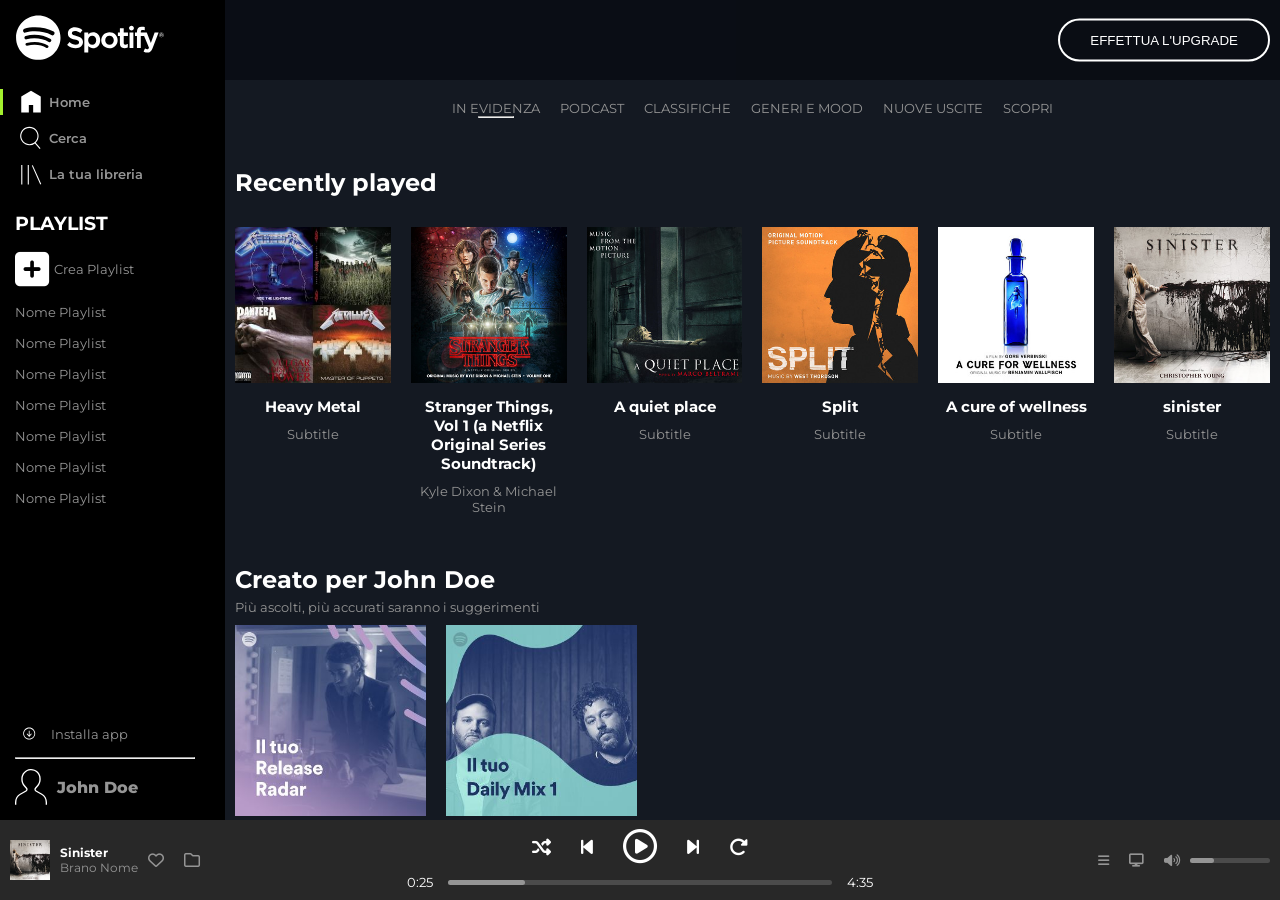
<file: index.html>
<!DOCTYPE html>
<html lang="en">
<head>
    <meta charset="UTF-8">
    <meta name="viewport" content="width=device-width, initial-scale=1.0">
    <link rel="preconnect" href="https://fonts.googleapis.com">
    <link rel="preconnect" href="https://fonts.gstatic.com" crossorigin>
    <link href="https://fonts.googleapis.com/css2?family=Montserrat:ital,wght@0,100..900;1,100..900&display=swap" rel="stylesheet">
    <link rel="stylesheet" href="https://cdnjs.cloudflare.com/ajax/libs/font-awesome/6.7.2/css/all.min.css" integrity="sha512-Evv84Mr4kqVGRNSgIGL/F/aIDqQb7xQ2vcrdIwxfjThSH8CSR7PBEakCr51Ck+w+/U6swU2Im1vVX0SVk9ABhg==" crossorigin="anonymous" referrerpolicy="no-referrer" />
    <link rel="stylesheet" href="./css/style.css">
    <title>Document</title>
</head>
<body>
    
    <main>

        <div id="side-bar">
            <div>
                <div class="logo">
                    <img src="./img/logo.svg" alt="">
                </div>
                <div class="hidden-logo">
                    <img src="./img/logo-small.svg" alt="">
                </div>
                <div class="navigation">
                    <div class="navigation-pos navigation-select">
                        <img src="./img/home.svg" alt=""><span>Home</span>
                    </div>
                    <div class="navigation-pos navigation-select-hidden">
                        <img src="./img/search.svg" alt=""><span>Cerca</span>
                    </div>
                    <div class="navigation-pos navigation-select-hidden">
                        <img src="./img/libreria.svg" alt=""><span>La tua libreria</span>
                    </div>
                </div>
                <div class="playlist">
                    <h3>PLAYLIST</h3>
                    <ul>
                        <li> <i class="fa-solid fa-square-plus"></i>Crea Playlist</li>
                        <li>Nome Playlist</li>
                        <li>Nome Playlist</li>
                        <li>Nome Playlist</li>
                        <li>Nome Playlist</li>
                        <li>Nome Playlist</li>
                        <li>Nome Playlist</li>
                        <li>Nome Playlist</li>
                    </ul>
                </div>
            </div>
            <div class="side-bar-foot">
                <div class="side-bar-foot-pos"><img src="./img/download.svg" alt=""> <span>Installa app</span> </div>
                <hr>
                <div class="profile"><img src="./img/profile.svg" alt=""> <span>John Doe</span></div>
            </div>
        </div>   

        <div id="content">
            <header>
                <button class="btn-header">EFFETTUA L'UPGRADE</button>
            </header>

            <div class="menu">
                <ul>
                    <li>IN EVIDENZA <hr></li>
                    <li>PODCAST</li>
                    <li>CLASSIFICHE</li>
                    <li>GENERI E MOOD</li>
                    <li>NUOVE USCITE</li>
                    <li>SCOPRI</li>
                </ul>
            </div>
            
            <div class="main-content">
                <h2>Recently played</h2>
            </div>
            
            <div class="row">
                <div class="card">
                    <div class="relative">
                        <img src="./img/metal_lifting.jpg" alt="">
                        <div class="overlay">
                            <i class="fa-regular fa-circle-play"></i>
                        </div>
                    </div>
                    <h3>Heavy Metal</h3>
                    <p>Subtitle</p>
                </div>
                <div class="card">
                    <div class="relative">
                        <img src="./img/stranger.jpeg" alt="">
                        <div class="overlay">
                            <i class="fa-regular fa-circle-play"></i>
                        </div>
                    </div>
                    <h3>Stranger Things, Vol 1 (a Netflix Original Series Soundtrack)</h3>
                    <p>Kyle Dixon & Michael Stein</p>
                </div>
                <div class="card">
                    <div class="relative">
                        <img src="./img/aquietplace.jpeg" alt="">
                        <div class="overlay">
                            <i class="fa-regular fa-circle-play"></i>
                        </div>
                    </div>
                    <h3>A quiet place</h3>
                    <p>Subtitle</p>
                </div>
                <div class="card">
                    <div class="relative">
                        <img src="./img/split.jpeg" alt="">
                        <div class="overlay">
                            <i class="fa-regular fa-circle-play"></i>
                        </div>
                    </div>
                    <h3>Split</h3>
                    <p>Subtitle</p>
                </div>
                <div class="card">
                    <div class="relative">
                        <img src="./img/cure.jpeg" alt="">
                        <div class="overlay">
                            <i class="fa-regular fa-circle-play"></i>
                        </div>
                    </div>
                    <h3>A cure of wellness</h3>
                    <p>Subtitle</p>
                </div>
                <div class="card">
                    <div class="relative">
                        <img src="./img/sinister.jpeg" alt="">
                        <div class="overlay">
                            <i class="fa-regular fa-circle-play"></i>
                        </div>
                    </div>
                    <h3>sinister</h3>
                    <p>Subtitle</p>
                </div>
            </div>

            <!-- sezione suggerimenti -->
            <h2>Creato per John Doe</h2>
            <p class="paragraph">Pi&ugrave; ascolti, pi&ugrave; accurati saranno i suggerimenti</p>
            <div class="created-row">
                <div class="created-card">
                    <div class="relative">
                        <img src="./img/radar.jpeg" alt="">
                        <div class="overlay">
                            <i class="fa-regular fa-circle-play"></i>
                        </div>
                    </div>
                    <h3>Release Radar</h3>
                </div>
                <div class="created-card">
                    <div class="relative">
                        <img src="./img/mixdaily.jpeg" alt="">
                        <div class="overlay">
                            <i class="fa-regular fa-circle-play"></i>
                        </div>
                    </div>
                    <h3>Daily Mix 1</h3>
                </div>
            </div>

            <!-- most listened artist section -->

            <h2>Artisti pi&ugrave; popolari</h2>
            <p class="paragraph">Pi&ugrave; ascolti, pi&ugrave; accurati saranno i suggerimenti</p>
            <div class="most-row">
                <div class="most-card">
                    <img src="./img/youg.jpeg" alt="">
                    <h3>Lana Del Rey</h3>
                </div>
                <div class="most-card">
                    <img src="./img/einaudi.jpeg" alt="">
                    <h3>Ludovico Einaudi</h3>
                </div>
            </div>


        </div>
        
    </main>

    <footer>

        <div class="footer-side-col">
            <div class="song">
                <div>
                    <img src="./img/sinister.jpeg" alt="">
                    <div id="song-txt">
                        <span id="footer-name-song">Sinister</span>
                        <br>
                        <span>Brano Nome</span>
                    </div>
                </div>
                <div class="footer-icon">
                    <i class="fa-regular fa-heart"></i>
                    <i class="fa-regular fa-folder"></i>
                </div>
            </div>
        </div>

        <div class="footer-mid-col">
            <div id="footer-play">
                <i class="fa-solid fa-shuffle"></i>
                <i class="fa-solid fa-backward-step"></i>
                <i class="fa-regular fa-circle-play"></i>
                <i class="fa-solid fa-forward-step"></i>
                <i class="fa-solid fa-rotate-right"></i>
            </div>
            

            <div id="footer-timebar">
                <span>0:25</span>
                <div id="time-bar">
                    <div id="tb1">
                        <div id="tb2"></div>
                        <div class="circle"></div>  
                    </div>
                </div>
                <span>4:35</span>
            </div>
        </div>

        <div class="footer-side-col vol">
            
                <i class="fa-solid fa-bars"></i>
                <i class="fa-solid fa-display"></i>
                <i class="fa-solid fa-volume-high"></i>
                <div id="vol-bar">
                    <div id="vol1">
                        <div id="vol2"></div>
                        <div class="circle2"></div>
                    </div>
                </div>
            
    
        </div>
    </footer>

</body>
</html>
</file>
<file: css/style.css>
*{
    margin: 0;
    padding: 0;
    box-sizing: border-box;
}

body{
    font-family: "Montserrat", sans-serif;
}

main{
    height: calc(100vh - 80px);
    background-color: rgba(20,25,34,255);
    display: flex;
}

header{
    height: 80px;
    background-color: rgba(8,11,18,0.8);
    position: sticky;
    top: 0;
    z-index: 1;
}

footer{
    height: 80px;
    width: 100vw;
    background-color: rgba(40,40,40,255);
    position: sticky;
    z-index: 1;
    display: flex;
}

#side-bar{
    width: 225px;
    height: 100%;
    background-color: black;
    color: white;
    display: flex;
    flex-direction: column;
    justify-content: space-between;
    overflow-y: auto;
    
}

#content{
    width: calc(100vw - 225px);
    overflow-y: auto;
}

.d-flex{
    display: flex;
}

/* ---------------header----------------- */

button{
    padding: 12px 30px;
}

.btn-header{
    background-color: transparent;
    border-radius: 25px;
    border: 2px solid white;
    color: white;
    position: absolute;
    right: 10px;
    top: 50%;
    transform: translate(0%, -50%);
}

/* ---------------sidebar-------------- */

.navigation-pos,
.playlist ul li:first-child,
.side-bar-foot-pos, 
.profile{
    display: flex;
    align-items: center;
}

.logo{
    width: 80%;
}

.hidden-logo{
    width: 2em;
    margin-left: 15px;
    margin-top: 5px;
    display: none;
}

#side-bar .logo{
    padding: 15px;
}

.navigation{
    font-size: 13px;
    font-weight: 600;
    color: rgb(149, 149, 149);
}

.navigation img{
    width: 2em;
    margin-right: 5px;
}

.navigation .navigation-pos{
    margin-top: 10px;
    padding-left: 15px;
}

.navigation-select{
    border-left: 3px solid rgba(163,240,46);
}

.navigation-select-hidden{
    border-left: 3px solid transparent
}

/* side bar palylist */

.playlist{
    margin-top: 25px;
    margin-bottom: 30px;
    padding-left: 15px;
}

.playlist ul{
    list-style: none;
}

.playlist ul li{
    margin-top: 15px;
    font-size: 13px;
    color: rgb(149, 149, 149);
}

.playlist ul li i{
    font-size: 3em;
    margin-right: 5px;
    color: white;
}

/* sidebar foot */

.side-bar-foot{
    margin-bottom: 15px;
    padding-left: 15px;
    color: rgb(149, 149, 149);
}

.side-bar-foot .side-bar-foot-pos{
    font-size: 13px;
}

.side-bar-foot .side-bar-foot-pos img{
    width: 2em;
    padding: 5px;
    margin-right: 10px;
}

.side-bar-foot .profile{
    font-weight: 800;
}

.side-bar-foot .profile img{
    width: 2em;
    margin-right: 10px;
}

.side-bar-foot hr{
    margin-top: 10px;
    margin-bottom: 10px;
    max-width: 180px;
}

/* ---------------------main---------------------- */

/* menu------------------ */

#content{
    color: rgb(149, 149, 149);
}

.menu ul{
    display: flex;
    flex-direction: row;
    justify-content: center;
    list-style: none;
    font-size: 13px;
    margin-top: 10px;
}

.menu ul li{
    margin: 10px 10px;
}

.menu hr{
    color: rgba(163,240,46);
    width: 40%;
    margin: auto;
}

/* titolo */

h2{
    margin-left: 10px;
    margin-top: 40px;
    color: white;
}

/* album */

.row{
    width: 100%;
    margin: 20px 0;
    display: flex;
}

.card{
    width: calc(100% / 6);
    padding: 10px;
}

.card img{
    width: 100%;
}

.relative{
    position: relative;
}

.overlay{
    position: absolute;
    top: 50%;
    left: 50%;
    transform: translate(-50%, -50%);
    font-size: 50px;
    color: white;
    display: none;  
}

.card h3, .card p{
    text-align: center;
    margin-top: 10px;
}

.card h3{
    color: white;
    font-size: 15px;
}

.card p{
    font-size: 13px;
}

/* created section and most listened section*/

.paragraph{
    font-size: 13px;
    margin-left: 10px;
    margin-top: 5px;
}

.created-row, .most-row{
    width: 40%;
    display: flex;
}

.created-card, .most-card{
    width: calc(100% / 2);
    padding: 10px;
}

.created-card img{
    width: 100%;
}

.created-card h3, .most-card h3{
    text-align: center;
    color: white;
    font-size: 15px;
    margin-top: 10px;
}

.most-card img{
    width: 100%;
    border-radius: 50%;
}

/* ---------------------footer------------------- */

/* ------left col--------- */

.footer-side-col{
    width: 26%;
    display: flex;
    align-items: center;
    /* margin: 15px; */
    color: rgb(149, 149, 149);
}

.song{ 
    display: flex;
    align-items: center;
    justify-content: space-between;
} 

.song > :first-child{
    display: flex;
    align-items: center;
}

.song > :last-child{
    display: flex;
} 

#footer-name-song{
    font-weight: bold;
    color: white;
}

#song-txt{
    font-size: 12px;
}

.song img{
    width: 40px;
    margin-right: 10px;
    margin-left: 10px;

}

.footer-icon i{
    margin: 0 10px;
}

/* ------mid col------ */

.footer-mid-col{
    width: 48%;
}

#footer-play{
    color: white;
    text-align: center;
    font-size: 19px;
}

#footer-play{
    display: flex;
    align-items: center;
    justify-content: center;
}

#footer-play i{
    padding: 10px 15px 0 15px;
}

#footer-play i:nth-child(3){
    font-size: 34px;
}

#time-bar{
    align-self: center;
   
}

#footer-timebar > :first-child{
    margin-right: 15px;
}

#footer-timebar > :last-child{
    margin-left: 15px;
}

.footer-mid-col > :last-child{
    display: flex;
    justify-content: center;
    color: white;
    margin-top: 10px;
}

#tb1{
    width: 30vw;
    background-color: rgba(75,75,75,255);
    border-radius: 10px;
    height: 5px;
    align-self: center;
    position: relative;
}

#tb2{
    width: 20%;
    border-top: 5px solid rgb(149, 149, 149);
    border-radius: 10px;

}

.circle{
    position: absolute;
    top: -2px;
    left: 18%;
    width: 10px;
    height: 10px;
    border-radius: 50%;
    background-color: white;
    display: none;
}

#footer-timebar span{
    font-size: 13px;
}

/* ------------right col--------- */

.footer-side-col i{
    margin: 0 10px;
} 

.vol{
    justify-content: flex-end;
    font-size: 13px;
}

#vol1{
    width: 80px;
    background-color: rgba(75,75,75,255);
    border-radius: 10px;
    margin-right: 10px;
    height: 5px;
    position: relative;
}

#vol2{
    width: 30%;
    border-top: 5px solid rgb(149, 149, 149);
    border-radius: 10px;
}

.circle2{
    position: absolute;
    top: -2px;
    left: 20%;
    width: 10px;
    height: 10px;
    border-radius: 50%;
    background-color: white;
    display: none;
}


/* ------------------hover-------------------- */

button:hover{
    padding: 15px 31px;
}

.logo:hover{
    cursor: pointer;
}

.relative:hover img{
    opacity: 0.5;
}

.relative:hover .overlay{
    display: block;
}

.most-card:hover img{
    padding: 5px;
}

.side-bar-foot span:hover{
    color: white;
    cursor: pointer;
}

.side-bar-foot img:hover{
    padding: 2px;
    cursor: pointer;
}

.menu ul li:hover,
.navigation span:hover,
.playlist ul li:hover{
    color: white;
    cursor: pointer;
}

#song-txt span:hover{
    text-decoration: underline;
    cursor: pointer;
}

.footer-icon i:hover{
    color: white;
}

#footer-play i:nth-child(3):hover{
    transform: scale(1.1);
}

#footer-play i:hover{
    cursor: pointer;
}

#tb1:hover #tb2,
#vol1:hover #vol2{
    border-color: rgba(163,240,46);
    cursor: pointer;
}

#tb1:hover .circle,
#vol1:hover .circle2{
    display: block;
    cursor: pointer;
}

.footer-side-col i:hover{
    color: white;
    cursor: pointer;
}

/* media query */


@media screen and (max-width: 992px){
    
    .row{
        flex-wrap: wrap;
    }

    .card{
        width: calc(100%/4);
    }

    .menu ul{
        flex-wrap: wrap;
    }

    .created-row, .most-row{
        width: 50%;
    }

}


@media screen and (max-width: 768px){
    .row{
        flex-wrap: wrap;
    }

    .card{
        width: calc(100% / 2);
    }

    .footer-side-col i{
        margin: 0 5px;
    }

    .created-row, .most-row{
        width: 100%;
    }
}


@media screen and (max-width: 576px){
    
    #side-bar{
        width: 60px;
    }

    #content{
        width: calc(100vw - 60px);
    }

    .hidden-logo{
        display: block;
    }

    .navigation span, 
    .side-bar-foot span, 
    .side-bar-foot hr,
    .logo,
    .playlist{
        display: none;
    }

    .side-bar-foot-pos img{
        margin-bottom: 10px;
    }

    .navigation-select,
    .navigation-select-hidden{
        border: none;
    }

    /* footer */

    .song > :last-child{
        display: block;
    }

    .song img{
        width: 30px;
    }


    .footer-side-col i{
        margin: 0 5px;
    }


}

@media screen and (max-width: 550px){
    #vol-bar{
        display: none;
    }

    .footer-side-col{
        display: flex;
        flex-direction: column-reverse;
        justify-content: center;
    }

    .footer-side-col i{
        margin: 5px;
    } 

    .song img{
        display: none;
    }

    #song-txt{
        margin-left: 5px;
    }

}

@media screen and (max-width: 400px){

    #footer-play i:first-child,
    #footer-play i:last-child{
        display: none;
    }

    #footer-timebar span{
        display: none;
    }

}
</file>
